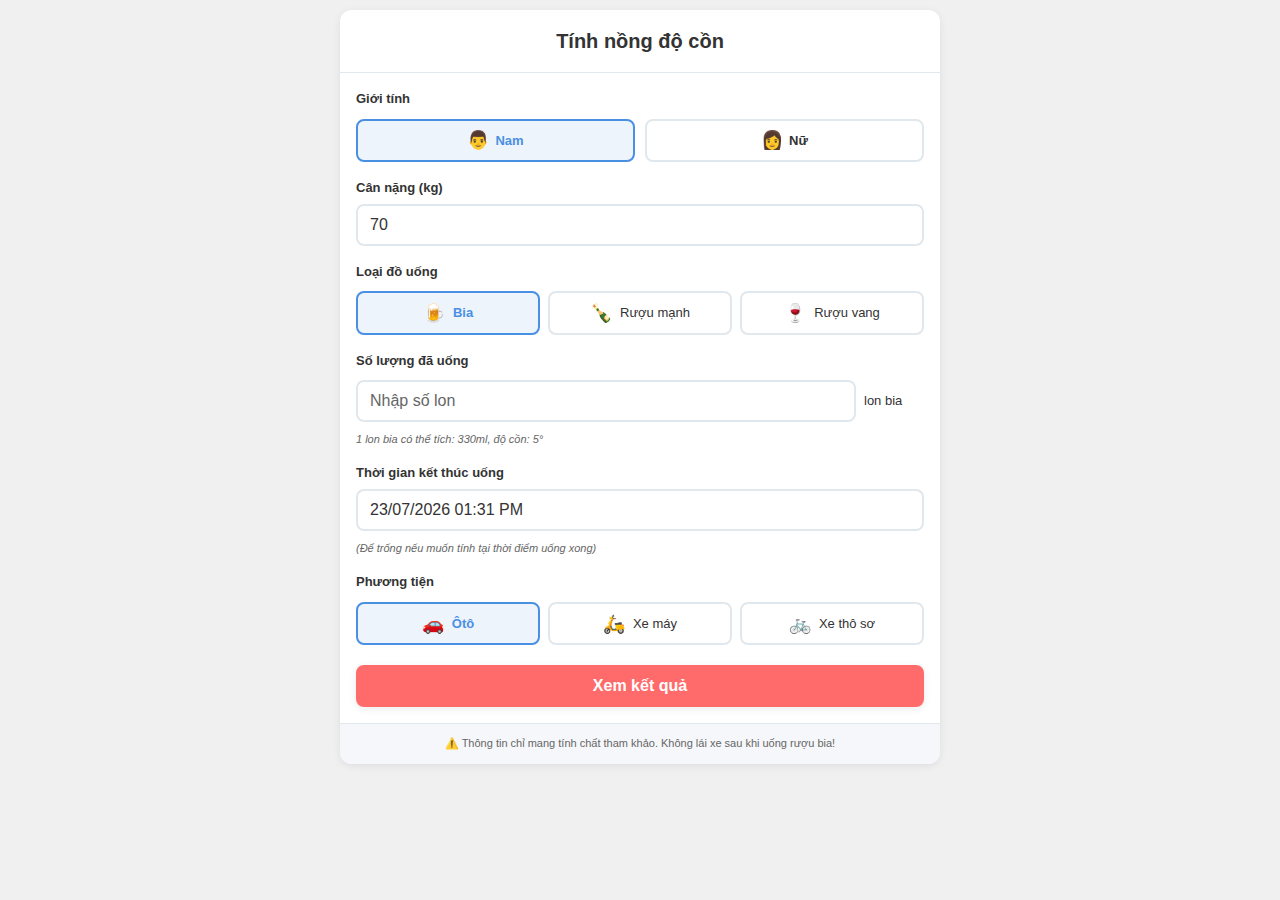
<file: index.html>
<!DOCTYPE html>
<html lang="vi">
<head>
    <meta charset="UTF-8">
    <meta name="viewport" content="width=device-width, initial-scale=1.0, maximum-scale=1.0, user-scalable=no">
    <meta name="description" content="Ứng dụng tính toán nồng độ cồn và thời gian hết cồn trong máu">
    <meta name="theme-color" content="#4a90e2">
    <meta name="apple-mobile-web-app-capable" content="yes">
    <meta name="apple-mobile-web-app-status-bar-style" content="default">
    <meta name="apple-mobile-web-app-title" content="Tính Cồn">
    <title>Máy Tính Nồng Độ Cồn</title>
    <link rel="stylesheet" href="style.css">
    <link rel="manifest" href="manifest.json">
    <link rel="icon" type="image/png" href="icon-192.png">
    <link rel="apple-touch-icon" href="icon-192.png">
</head>
<body>
    <div class="container">
        <header>
            <h1>Tính nồng độ cồn</h1>
        </header>

        <main>
            <form id="alcoholForm" class="form">
                <div class="form-group">
                    <label for="gender">Giới tính</label>
                    <div class="radio-group">
                        <label class="radio-label">
                            <input type="radio" name="gender" value="male" id="gender-male" checked required>
                            <span class="radio-content">
                                <span class="radio-icon">👨</span>
                                <span class="radio-text">Nam</span>
                            </span>
                        </label>
                        <label class="radio-label">
                            <input type="radio" name="gender" value="female" id="gender-female" required>
                            <span class="radio-content">
                                <span class="radio-icon">👩</span>
                                <span class="radio-text">Nữ</span>
                            </span>
                        </label>
                    </div>
                </div>

                <div class="form-group">
                    <label for="weight">Cân nặng (kg)</label>
                    <input type="number" id="weight" name="weight" min="1" max="300" step="0.1" value="70" placeholder="Nhập cân nặng" required>
                </div>

                <div class="form-group">
                    <label>Loại đồ uống</label>
                    <div class="button-group" id="drinkTypeGroup">
                        <label class="option-button">
                            <input type="radio" name="drinkType" value="beer" id="drink-beer" checked required>
                            <span class="button-content">
                                <span class="button-icon">🍺</span>
                                <span class="button-text">Bia</span>
                            </span>
                        </label>
                        <label class="option-button">
                            <input type="radio" name="drinkType" value="strong" id="drink-strong" required>
                            <span class="button-content">
                                <span class="button-icon">🍾</span>
                                <span class="button-text">Rượu mạnh</span>
                            </span>
                        </label>
                        <label class="option-button">
                            <input type="radio" name="drinkType" value="wine" id="drink-wine" required>
                            <span class="button-content">
                                <span class="button-icon">🍷</span>
                                <span class="button-text">Rượu vang</span>
                            </span>
                        </label>
                    </div>
                </div>

                <div class="form-group">
                    <label for="drinkAmount">Số lượng đã uống</label>
                    <div class="input-with-unit">
                        <input type="number" id="drinkAmount" name="drinkAmount" min="0" step="0.5" placeholder="Nhập số lượng" required>
                        <span class="input-unit" id="inputUnit">-</span>
                    </div>
                    <span class="unit-hint" id="unitHint"></span>
                </div>

                <div class="form-group">
                    <label for="endTime">Thời gian kết thúc uống</label>
                    <input type="text" id="endTime" name="endTime" placeholder="dd/mm/yyyy hh:mm AM/PM" pattern="\d{2}/\d{2}/\d{4} \d{2}:\d{2} (AM|PM)">
                    <span class="unit-hint">(Để trống nếu muốn tính tại thời điểm uống xong)</span>
                </div>

                <div class="form-group">
                    <label>Phương tiện</label>
                    <div class="button-group" id="vehicleGroup">
                        <label class="option-button">
                            <input type="radio" name="vehicle" value="car" id="vehicle-car" checked required>
                            <span class="button-content">
                                <span class="button-icon">🚗</span>
                                <span class="button-text">Ôtô</span>
                            </span>
                        </label>
                        <label class="option-button">
                            <input type="radio" name="vehicle" value="motorcycle" id="vehicle-motorcycle" required>
                            <span class="button-content">
                                <span class="button-icon">🛵</span>
                                <span class="button-text">Xe máy</span>
                            </span>
                        </label>
                        <label class="option-button">
                            <input type="radio" name="vehicle" value="bicycle" id="vehicle-bicycle" required>
                            <span class="button-content">
                                <span class="button-icon">🚲</span>
                                <span class="button-text">Xe thô sơ</span>
                            </span>
                        </label>
                    </div>
                </div>

                <button type="submit" class="btn-submit">Xem kết quả</button>
            </form>

            <div id="result" class="result hidden">
                <div class="input-summary">
                    <div class="summary-title">
                        <h2>Thông tin đầu vào</h2>
                        <button type="button" class="btn-change" id="btnChangeInfo">Thay đổi thông tin</button>
                    </div>
                    <div class="summary-content">
                        <div class="summary-item">
                            <span class="summary-label">Giới tính:</span>
                            <span class="summary-value" id="summaryGender">-</span>
                        </div>
                        <div class="summary-item">
                            <span class="summary-label">Cân nặng:</span>
                            <span class="summary-value" id="summaryWeight">-</span>
                        </div>
                        <div class="summary-item">
                            <span class="summary-label">Đã uống:</span>
                            <span class="summary-value" id="summaryDrink">-</span>
                        </div>
                        <div class="summary-item">
                            <span class="summary-label">Phương tiện:</span>
                            <span class="summary-value" id="summaryVehicle">-</span>
                        </div>
                    </div>
                </div>

                <div class="result-section">
                    <h2>Kết quả</h2>
                    <div class="bac-result">
                        <p class="bac-text">
                            Nồng độ cồn: <strong id="bacMgPer100ml">0,0</strong> mg/100 ml máu, 
                            tương đương <strong id="bacMgPerLiter">0,000</strong> mg/ lít khí thở
                        </p>
                    </div>
                    <div class="status-card" id="statusCard">
                        <div class="status-icon" id="statusIcon">✅</div>
                        <div class="status-content">
                            <div class="status-label">Trạng thái hiện tại</div>
                            <div class="status-value" id="statusValue">-</div>
                        </div>
                    </div>
                    <div class="time-card">
                        <div class="time-icon">⏰</div>
                        <div class="time-content">
                            <div class="time-label">Thời gian hết cồn</div>
                            <div class="time-value" id="timeToZero">0,0 giờ</div>
                        </div>
                    </div>
                </div>

                <div class="penalty-section">
                    <h2>Mức phạt tương ứng</h2>
                    <div class="penalty-cards">
                        <div class="penalty-card">
                            <div class="penalty-icon">💰</div>
                            <div class="penalty-label">Phạt tiền</div>
                            <div class="penalty-value" id="fineAmount">-</div>
                        </div>
                        <div class="penalty-card">
                            <div class="penalty-icon">🪪</div>
                            <div class="penalty-label">GPLX</div>
                            <div class="penalty-value" id="licensePoints">-</div>
                        </div>
                    </div>
                    <p class="penalty-disclaimer">Thông tin có tính tham khảo. Theo Nghị định 168/2024/NĐ-CP</p>
                </div>

                <button type="button" class="btn-retry" id="btnRetry">Thử lại</button>
            </div>
        </main>

        <footer>
            <p class="disclaimer">⚠️ Thông tin chỉ mang tính chất tham khảo. Không lái xe sau khi uống rượu bia!</p>
        </footer>
    </div>

    <script src="script.js"></script>
    <script>
        // Đăng ký Service Worker cho PWA
        if ('serviceWorker' in navigator) {
            window.addEventListener('load', () => {
                navigator.serviceWorker.register('./sw.js')
                    .then((registration) => {
                        console.log('SW registered: ', registration);
                    })
                    .catch((registrationError) => {
                        console.log('SW registration failed: ', registrationError);
                    });
            });
        }
    </script>
</body>
</html>
</file>
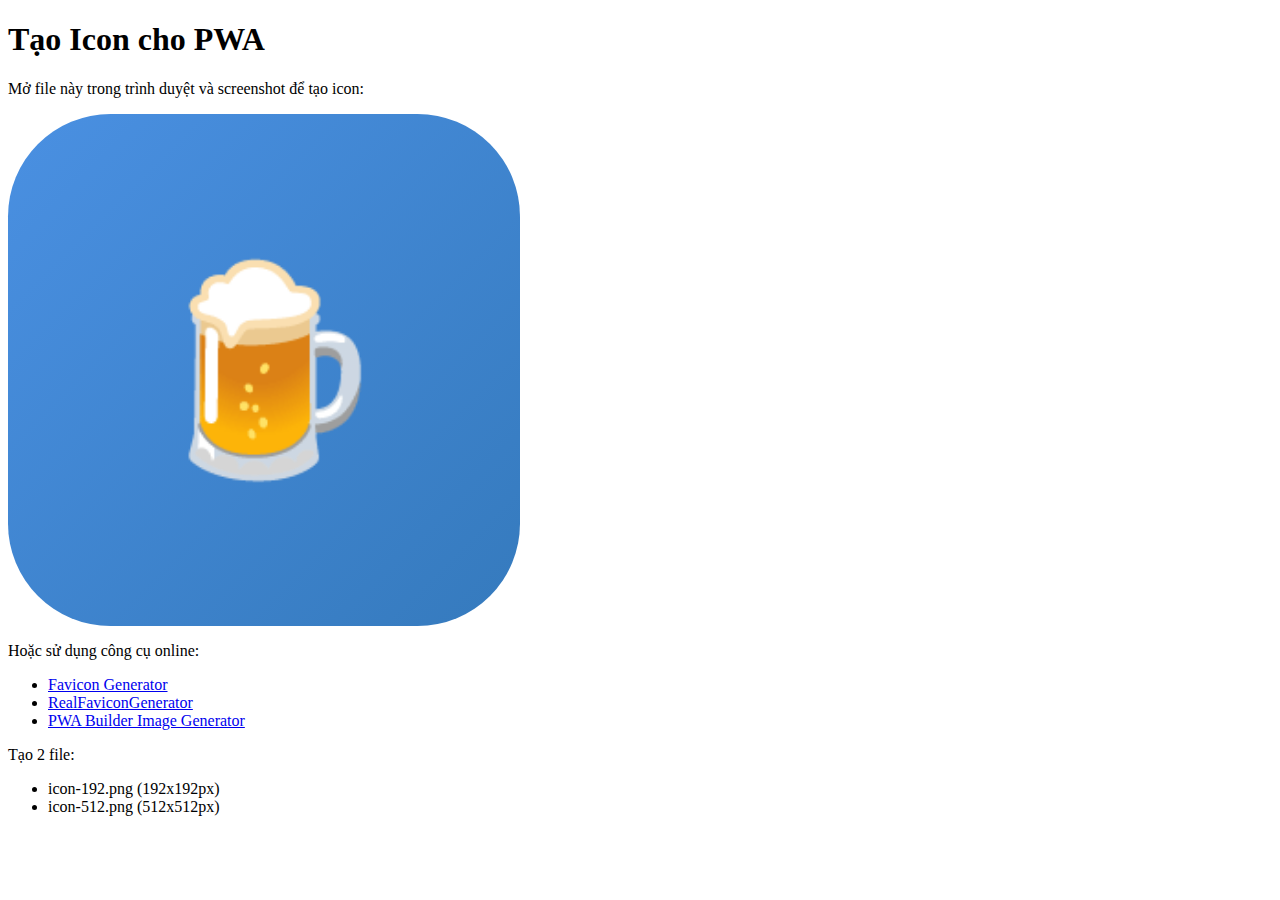
<file: create-icons.html>
<!DOCTYPE html>
<html>
<head>
    <title>Create Icons</title>
</head>
<body>
    <h1>Tạo Icon cho PWA</h1>
    <p>Mở file này trong trình duyệt và screenshot để tạo icon:</p>
    
    <div style="width: 512px; height: 512px; background: linear-gradient(135deg, #4a90e2 0%, #357abd 100%); 
                display: flex; align-items: center; justify-content: center; 
                border-radius: 20%; font-size: 200px; color: white;">
        🍺
    </div>
    
    <p>Hoặc sử dụng công cụ online:</p>
    <ul>
        <li><a href="https://www.favicon-generator.org/">Favicon Generator</a></li>
        <li><a href="https://realfavicongenerator.net/">RealFaviconGenerator</a></li>
        <li><a href="https://www.pwabuilder.com/imageGenerator">PWA Builder Image Generator</a></li>
    </ul>
    
    <p>Tạo 2 file:</p>
    <ul>
        <li>icon-192.png (192x192px)</li>
        <li>icon-512.png (512x512px)</li>
    </ul>
</body>
</html>
</file>
<file: style.css>
* {
    margin: 0;
    padding: 0;
    box-sizing: border-box;
}

:root {
    --primary-color: #4a90e2;
    --primary-dark: #357abd;
    --secondary-color: #50c878;
    --danger-color: #e74c3c;
    --warning-color: #f39c12;
    --orange-color: #ff6b35;
    --text-color: #333;
    --text-light: #666;
    --bg-color: #f5f7fa;
    --card-bg: #ffffff;
    --border-color: #e1e8ed;
    --shadow: 0 2px 8px rgba(0, 0, 0, 0.08);
    --shadow-hover: 0 4px 20px rgba(0, 0, 0, 0.15);
}

body {
    font-family: -apple-system, BlinkMacSystemFont, 'Segoe UI', Roboto, 'Helvetica Neue', Arial, sans-serif;
    background: #f0f0f0;
    color: var(--text-color);
    min-height: 100vh;
    padding: 10px;
    line-height: 1.5;
}

.container {
    max-width: 600px;
    margin: 0 auto;
    background: var(--card-bg);
    border-radius: 12px;
    box-shadow: var(--shadow);
    overflow: hidden;
    max-height: 100vh;
    display: flex;
    flex-direction: column;
}

header {
    background: white;
    color: var(--text-color);
    padding: 16px 16px;
    text-align: center;
    border-bottom: 1px solid var(--border-color);
    flex-shrink: 0;
}

header h1 {
    font-size: 20px;
    margin: 0;
    font-weight: 700;
    color: var(--text-color);
}

.subtitle {
    font-size: 14px;
    opacity: 0.9;
    font-weight: 300;
}

main {
    padding: 16px;
    overflow-y: auto;
    flex: 1;
}

.form {
    display: flex;
    flex-direction: column;
    gap: 16px;
}

.form.hidden {
    display: none;
}

.form-group {
    display: flex;
    flex-direction: column;
    gap: 6px;
}

.form-group label {
    font-weight: 600;
    color: var(--text-color);
    font-size: 13px;
}

input[type="number"],
input[type="text"] {
    width: 100%;
    padding: 10px 12px;
    border: 2px solid var(--border-color);
    border-radius: 8px;
    font-size: 16px;
    transition: all 0.3s ease;
    background: var(--card-bg);
    color: var(--text-color);
}

input[type="number"]:focus,
input[type="text"]:focus {
    outline: none;
    border-color: var(--primary-color);
    box-shadow: 0 0 0 3px rgba(74, 144, 226, 0.1);
}

input[type="number"]::placeholder {
    color: var(--text-light);
}

.unit-hint {
    font-size: 11px;
    color: var(--text-light);
    margin-top: 4px;
    display: block;
    font-style: italic;
    line-height: 1.4;
}

.input-with-unit {
    display: flex;
    align-items: center;
    gap: 8px;
    margin-top: 4px;
}

.input-with-unit input {
    flex: 1;
    margin: 0;
}

.input-unit {
    font-size: 13px;
    color: var(--text-color);
    font-weight: 500;
    white-space: nowrap;
    min-width: 60px;
    text-align: left;
}

.button-group {
    display: flex;
    gap: 8px;
    margin-top: 4px;
    flex-wrap: wrap;
}

.option-button {
    display: flex;
    align-items: center;
    cursor: pointer;
    padding: 10px 12px;
    border: 2px solid var(--border-color);
    border-radius: 8px;
    transition: all 0.3s ease;
    flex: 1;
    min-width: 0;
    background: white;
    position: relative;
}

.option-button input[type="radio"] {
    display: none;
}

.button-content {
    display: flex;
    align-items: center;
    gap: 8px;
    width: 100%;
    justify-content: center;
}

.button-icon {
    font-size: 18px;
    line-height: 1;
}

.button-text {
    font-weight: 500;
    user-select: none;
    color: var(--text-color);
    font-size: 13px;
}

.option-button:hover {
    border-color: var(--primary-color);
    background: rgba(74, 144, 226, 0.05);
}

.option-button:has(input[type="radio"]:checked) {
    border-color: var(--primary-color);
    background: rgba(74, 144, 226, 0.1);
    font-weight: 600;
}

.option-button:has(input[type="radio"]:checked) .button-text {
    color: var(--primary-color);
    font-weight: 600;
}

.radio-group {
    display: flex;
    gap: 10px;
    margin-top: 4px;
}

.radio-label {
    display: flex;
    align-items: center;
    cursor: pointer;
    padding: 10px 16px;
    border: 2px solid var(--border-color);
    border-radius: 8px;
    transition: all 0.3s ease;
    flex: 1;
    justify-content: center;
    font-weight: 500;
    font-size: 14px;
}

.radio-label input[type="radio"] {
    display: none;
}

.radio-content {
    display: flex;
    align-items: center;
    gap: 6px;
    user-select: none;
}

.radio-icon {
    font-size: 18px;
    line-height: 1;
}

.radio-text {
    user-select: none;
}

.radio-label:hover {
    border-color: var(--primary-color);
    background: rgba(74, 144, 226, 0.05);
}

.radio-label input[type="radio"]:checked + .radio-content .radio-text {
    color: var(--primary-color);
}

.radio-label:has(input[type="radio"]:checked) {
    border-color: var(--primary-color);
    background: rgba(74, 144, 226, 0.1);
    font-weight: 600;
}

.radio-label:has(input[type="radio"]:checked) .radio-text {
    color: var(--primary-color);
    font-weight: 600;
}

.btn-submit {
    width: 100%;
    padding: 12px;
    background: #ff6b6b;
    color: white;
    border: none;
    border-radius: 8px;
    font-size: 16px;
    font-weight: 600;
    cursor: pointer;
    transition: all 0.3s ease;
    margin-top: 4px;
    box-shadow: var(--shadow);
}

.btn-submit:hover {
    background: #ff5252;
    transform: translateY(-2px);
    box-shadow: var(--shadow-hover);
}

.btn-submit:active {
    transform: translateY(0);
}

.result {
    margin-top: 0;
    display: flex;
    flex-direction: column;
    gap: 16px;
}

.result.hidden {
    display: none;
}

.result h2 {
    font-size: 16px;
    margin-bottom: 12px;
    color: var(--text-color);
    font-weight: 700;
}

/* Input Summary Section */
.input-summary {
    background: var(--bg-color);
    border-radius: 8px;
    padding: 14px;
}

.summary-title {
    display: flex;
    justify-content: space-between;
    align-items: center;
    margin-bottom: 12px;
}

.summary-title h2 {
    margin: 0;
    font-size: 15px;
}

.btn-change {
    background: none;
    border: none;
    color: var(--primary-color);
    font-size: 14px;
    cursor: pointer;
    font-weight: 500;
    padding: 4px 8px;
    text-decoration: underline;
}

.btn-change:hover {
    color: var(--primary-dark);
}

.summary-content {
    display: grid;
    grid-template-columns: repeat(2, 1fr);
    gap: 10px;
}

.summary-item {
    display: flex;
    flex-direction: column;
    gap: 4px;
}

.summary-label {
    font-size: 13px;
    color: var(--text-light);
}

.summary-value {
    font-size: 15px;
    font-weight: 600;
    color: var(--text-color);
}

/* Result Section */
.result-section {
    background: var(--bg-color);
    border-radius: 8px;
    padding: 14px;
}

.bac-result {
    margin-bottom: 14px;
}

.bac-text {
    font-size: 13px;
    line-height: 1.5;
    color: var(--text-color);
}

.bac-text strong {
    color: var(--primary-color);
    font-weight: 700;
}

.status-card {
    display: flex;
    align-items: center;
    gap: 12px;
    background: white;
    padding: 14px;
    border-radius: 8px;
    box-shadow: var(--shadow);
    border-left: 4px solid #50c878;
    margin-bottom: 12px;
}

.status-icon {
    font-size: 24px;
}

.status-content {
    flex: 1;
}

.status-label {
    font-size: 12px;
    color: var(--text-light);
    margin-bottom: 6px;
}

.status-value {
    font-size: 14px;
    font-weight: 600;
    color: var(--text-color);
    line-height: 1.4;
}

.time-card {
    display: flex;
    align-items: center;
    gap: 12px;
    background: white;
    padding: 14px;
    border-radius: 8px;
    box-shadow: var(--shadow);
    border-left: 4px solid var(--warning-color);
}

.time-icon {
    font-size: 24px;
}

.time-content {
    flex: 1;
}

.time-label {
    font-size: 12px;
    color: var(--text-light);
    margin-bottom: 6px;
}

.time-value {
    font-size: 22px;
    font-weight: 700;
    color: var(--orange-color);
}

/* Penalty Section */
.penalty-section {
    background: var(--bg-color);
    border-radius: 8px;
    padding: 14px;
}

.penalty-cards {
    display: grid;
    grid-template-columns: repeat(2, 1fr);
    gap: 10px;
    margin-bottom: 10px;
}

.penalty-card {
    background: white;
    padding: 14px;
    border-radius: 8px;
    box-shadow: var(--shadow);
    text-align: center;
    display: flex;
    flex-direction: column;
    align-items: center;
    gap: 8px;
}

.penalty-icon {
    font-size: 24px;
}

.penalty-label {
    font-size: 12px;
    color: var(--text-light);
    font-weight: 500;
}

.penalty-value {
    font-size: 16px;
    font-weight: 700;
    color: var(--orange-color);
}

.penalty-disclaimer {
    font-size: 12px;
    color: var(--text-light);
    text-align: center;
    margin-top: 8px;
}

/* Retry Button */
.btn-retry {
    width: 100%;
    padding: 12px;
    background: var(--primary-color);
    color: white;
    border: none;
    border-radius: 8px;
    font-size: 15px;
    font-weight: 600;
    cursor: pointer;
    transition: all 0.3s ease;
    margin-top: 4px;
    box-shadow: var(--shadow);
}

.btn-retry:hover {
    background: var(--primary-dark);
    transform: translateY(-2px);
    box-shadow: var(--shadow);
}

.btn-retry:active {
    transform: translateY(0);
}

footer {
    padding: 12px 16px;
    text-align: center;
    background: var(--bg-color);
    border-top: 1px solid var(--border-color);
    flex-shrink: 0;
}

.disclaimer {
    font-size: 11px;
    color: var(--text-light);
    line-height: 1.4;
    margin: 0;
}

/* Mobile Responsive */
@media (max-width: 768px) {
    html, body {
        height: 100%;
        overflow: hidden;
    }

    body {
        padding: 0;
    }

    .container {
        border-radius: 0;
        height: 100vh;
        max-height: 100vh;
        display: flex;
        flex-direction: column;
    }

    header {
        padding: 12px 16px;
    }

    header h1 {
        font-size: 18px;
    }

    main {
        padding: 12px;
        overflow-y: auto;
    }

    .form {
        gap: 14px;
    }

    .form-group {
        gap: 5px;
    }

    input[type="number"],
    input[type="text"] {
        padding: 10px 12px;
        font-size: 16px; /* Prevents zoom on iOS */
    }

    .radio-group {
        gap: 8px;
    }

    .radio-label {
        padding: 9px 14px;
        font-size: 13px;
    }

    .radio-icon {
        font-size: 16px;
    }

    .radio-text {
        font-size: 13px;
    }

    .button-group {
        gap: 6px;
    }

    .option-button {
        padding: 9px 10px;
    }

    .button-icon {
        font-size: 16px;
    }

    .button-text {
        font-size: 12px;
    }

    .btn-submit {
        padding: 12px;
        font-size: 15px;
    }

    .result {
        gap: 12px;
        margin-top: 0;
    }

    .input-summary,
    .result-section,
    .penalty-section {
        padding: 12px;
    }

    .result h2 {
        font-size: 15px;
        margin-bottom: 10px;
    }

    .summary-title h2 {
        font-size: 14px;
    }

    .bac-text {
        font-size: 12px;
    }

    .status-card {
        padding: 12px;
    }

    .status-value {
        font-size: 13px;
    }

    .time-card {
        padding: 12px;
    }

    .time-value {
        font-size: 20px;
    }

    .penalty-card {
        padding: 12px;
    }

    .penalty-value {
        font-size: 15px;
    }

    .summary-content {
        grid-template-columns: 1fr;
        gap: 10px;
    }

    .penalty-cards {
        grid-template-columns: 1fr;
        gap: 10px;
    }

    .time-value {
        font-size: 22px;
    }

    .penalty-value {
        font-size: 16px;
    }

    footer {
        padding: 10px 12px;
    }
}

@media (max-width: 480px) {
    header h1 {
        font-size: 22px;
    }

    .subtitle {
        font-size: 13px;
    }

    .form-group label {
        font-size: 13px;
    }
}

/* Accessibility */
@media (prefers-reduced-motion: reduce) {
    * {
        animation-duration: 0.01ms !important;
        animation-iteration-count: 1 !important;
        transition-duration: 0.01ms !important;
    }
}

/* Focus styles for keyboard navigation */
input:focus-visible,
button:focus-visible,
.option-button:focus-within {
    outline: 3px solid var(--primary-color);
    outline-offset: 2px;
}
</file>
